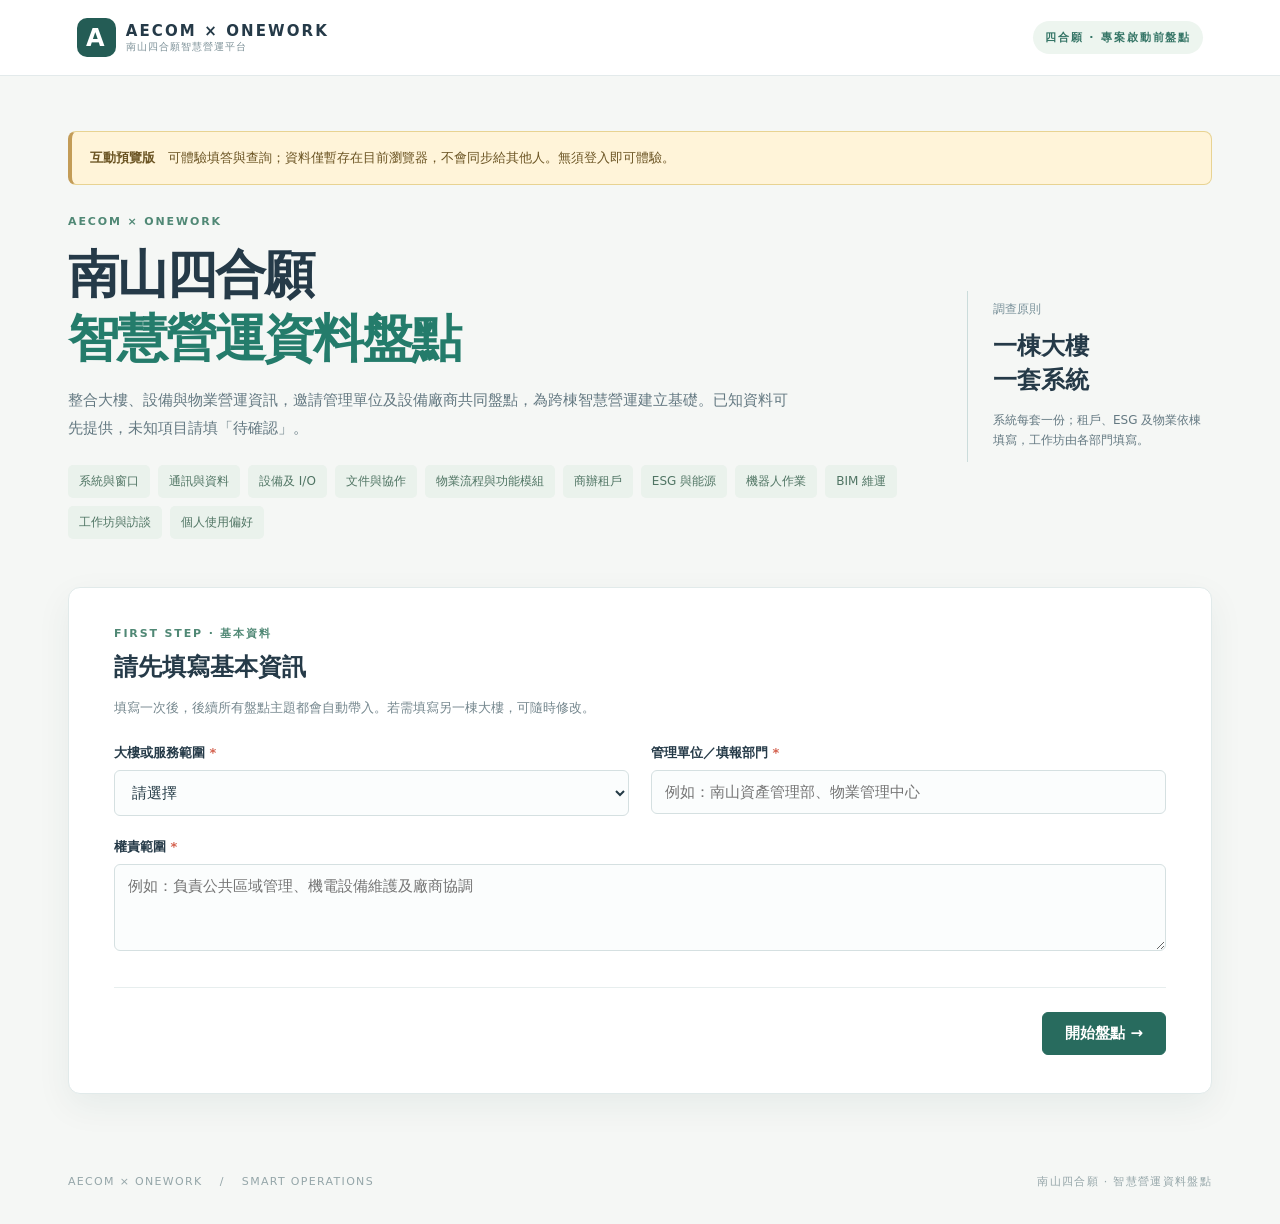
<file: index.html>
<!doctype html><html lang="zh-Hant"><head><meta charset="utf-8"><meta name="viewport" content="width=device-width,initial-scale=1"><title>南山四合願｜智慧營運平台</title><link rel="stylesheet" href="./style.css"><script defer src="./app.js"></script></head><body><header><div class="brand"><span class="logo">A</span><div><strong>AECOM × ONEWORK</strong><small>南山四合願智慧營運平台</small></div></div><span class="badge">四合願 · 專案啟動前盤點</span></header><main><div class="preview-note"><strong>互動預覽版</strong>　可體驗填答與查詢；資料僅暫存在目前瀏覽器，不會同步給其他人。無須登入即可體驗。</div><section class="hero"><div><div class="eyebrow">AECOM × ONEWORK</div><h1>南山四合願<br><em>智慧營運資料盤點</em></h1><p>整合大樓、設備與物業營運資訊，邀請管理單位及設備廠商共同盤點，為跨棟智慧營運建立基礎。已知資料可先提供，未知項目請填「待確認」。</p><div class="chips"><span>系統與窗口</span><span>通訊與資料</span><span>設備及 I/O</span><span>文件與協作</span><span>物業流程與功能模組</span><span>商辦租戶</span><span>ESG 與能源</span><span>機器人作業</span><span>BIM 維運</span><span>工作坊與訪談</span><span>個人使用偏好</span></div></div><aside><span>調查原則</span><strong>一棟大樓<br>一套系統</strong><p>系統每套一份；租戶、ESG 及物業依棟填寫，工作坊由各部門填寫。 </p></aside></section><section id="basicSection" class="basic-section"><div class="eyebrow">FIRST STEP · 基本資料</div><h2>請先填寫基本資訊</h2><p>填寫一次後，後續所有盤點主題都會自動帶入。若需填寫另一棟大樓，可隨時修改。</p><form id="basicForm"><div class="grid"><div class="field"><label for="basicBuilding">大樓或服務範圍 <span class="required">*</span></label><select id="basicBuilding" required><option value="">請選擇</option><option>南山廣場</option><option>A21</option><option>A26</option><option>跨大樓／總部</option><option>其他</option></select></div><div class="field" id="otherBuildingField" hidden><label for="basicOther">其他大樓或範圍 <span class="required">*</span></label><input id="basicOther" placeholder="請輸入大樓或服務範圍"></div><div class="field"><label for="basicUnit">管理單位／填報部門 <span class="required">*</span></label><input id="basicUnit" required placeholder="例如：南山資產管理部、物業管理中心"></div><div class="field full"><label for="basicScope">權責範圍 <span class="required">*</span></label><textarea id="basicScope" required placeholder="例如：負責公共區域管理、機電設備維護及廠商協調"></textarea></div></div><div class="actions"><button class="primary" type="submit">開始盤點 →</button></div></form></section><div id="surveyWorkspace" hidden><div class="context-strip"><div><span>目前盤點範圍</span><strong id="basicSummary"></strong></div><button id="editBasic" class="secondary" type="button">修改基本資訊</button></div><nav><button class="active" data-view="survey">填寫調查</button><button data-view="dashboard">統計 Dashboard</button><button data-view="admin">管理與匯出</button></nav><section id="survey"><div class="intro"><div><div class="eyebrow">四合願 · 系統與營運盤點</div><h2>系統介面調查表</h2><p>請選擇適合的盤點主題。請勿填寫密碼、API 金鑰或敏感網路設定。</p></div><div class="counter"><span id="counter">01</span> / <span id="totalSteps">05</span></div></div><div class="progress"><div id="bar"></div></div><form id="form"><div id="fields"></div><div class="actions"><button type="button" class="secondary" id="back">上一步</button><button type="button" class="primary" id="next">下一步 →</button><button type="submit" class="primary" id="submit" hidden>送出調查</button></div></form><div id="success" class="success" hidden><h2>感謝您的協助</h2><p>資料已送出，專案團隊將依收集結果進行後續整理與技術對接。</p><button class="primary" id="again">填寫另一套系統</button></div></section><section id="dashboard" hidden><div class="dashboard-top"><div><div class="eyebrow">SMART OPERATIONS · INVENTORY</div><h2>盤點統計 Dashboard</h2><p>查看各大樓與主題的已送出調查；此預覽僅統計目前瀏覽器的試填資料。</p></div><label class="dashboard-filter">大樓範圍<select id="dashBuilding"><option value="">所有大樓</option></select></label></div><div class="dash-cards"><article><span>已送出盤點</span><strong id="dashTotal">0</strong><small>份調查</small></article><article><span>涉及大樓或範圍</span><strong id="dashBuildings">0</strong><small>個範圍</small></article><article><span>設備及系統調查</span><strong id="dashSystems">0</strong><small>份調查</small></article><article><span>需協助訪談或會議</span><strong id="dashMeetings">0</strong><small>份調查</small></article></div><div class="dash-grid"><article class="dash-panel"><h3>盤點主題分布</h3><p>按已送出的調查類型統計</p><div id="dashTypes"></div></article><article class="dash-panel"><h3>各大樓填答</h3><p>依填報時選擇的大樓或服務範圍</p><div id="dashByBuilding"></div></article><article class="dash-panel"><h3>設備子系統分布</h3><p>依已送出的子系統類別統計</p><div id="dashSubsystem"></div></article><article class="dash-panel"><h3>物業模組盤點狀態</h3><p>以已填寫的模組狀態項目數計算；不是大樓完成率</p><div id="dashStatuses"></div></article></div><div class="dash-note">統計依據為已送出的試填問卷；尚未建立應填總量，因此不推算整體完成率。請勿在公開預覽填入敏感資料。</div></section><section id="admin" hidden><div class="intro"><div><div class="eyebrow">四合願 · 盤點管理</div><h2>填答結果</h2><p>預覽資料僅顯示此瀏覽器內的試填紀錄。</p></div></div><div class="adminbar"><button id="load" class="primary">查詢結果</button><button id="download" class="secondary" disabled>匯出 CSV</button></div><p id="adminStatus"></p><div id="results"></div></section></div></main><footer>AECOM × ONEWORK　 /　 SMART OPERATIONS　 <span>南山四合願 · 智慧營運資料盤點</span></footer></body></html>
</file>
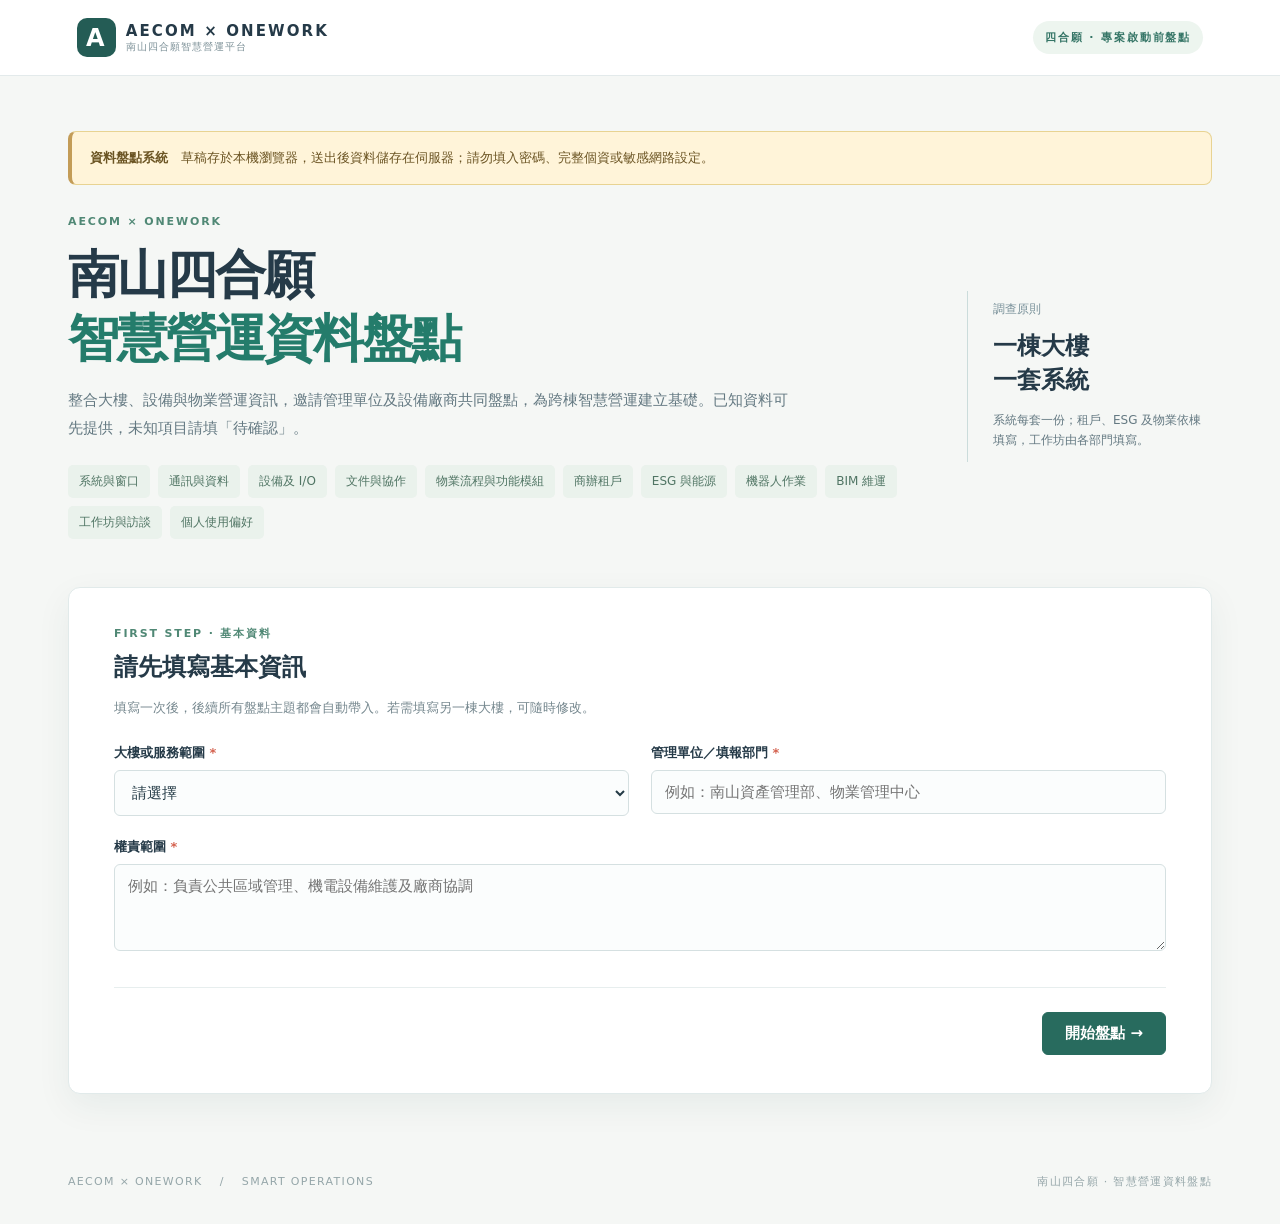
<file: public/index.html>
<!doctype html><html lang="zh-Hant"><head><meta charset="utf-8"><meta name="viewport" content="width=device-width,initial-scale=1"><title>南山四合願｜智慧營運平台</title><link rel="stylesheet" href="/style.css"><script defer src="/app.js"></script></head><body><header><div class="brand"><span class="logo">A</span><div><strong>AECOM × ONEWORK</strong><small>南山四合願智慧營運平台</small></div></div><span class="badge">四合願 · 專案啟動前盤點</span></header><main><div class="preview-note"><strong>資料盤點系統</strong>　草稿存於本機瀏覽器，送出後資料儲存在伺服器；請勿填入密碼、完整個資或敏感網路設定。</div><section class="hero"><div><div class="eyebrow">AECOM × ONEWORK</div><h1>南山四合願<br><em>智慧營運資料盤點</em></h1><p>整合大樓、設備與物業營運資訊，邀請管理單位及設備廠商共同盤點，為跨棟智慧營運建立基礎。已知資料可先提供，未知項目請填「待確認」。</p><div class="chips"><span>系統與窗口</span><span>通訊與資料</span><span>設備及 I/O</span><span>文件與協作</span><span>物業流程與功能模組</span><span>商辦租戶</span><span>ESG 與能源</span><span>機器人作業</span><span>BIM 維運</span><span>工作坊與訪談</span><span>個人使用偏好</span></div></div><aside><span>調查原則</span><strong>一棟大樓<br>一套系統</strong><p>系統每套一份；租戶、ESG 及物業依棟填寫，工作坊由各部門填寫。 </p></aside></section><section id="basicSection" class="basic-section"><div class="eyebrow">FIRST STEP · 基本資料</div><h2>請先填寫基本資訊</h2><p>填寫一次後，後續所有盤點主題都會自動帶入。若需填寫另一棟大樓，可隨時修改。</p><form id="basicForm"><div class="grid"><div class="field"><label for="basicBuilding">大樓或服務範圍 <span class="required">*</span></label><select id="basicBuilding" required><option value="">請選擇</option><option>南山廣場</option><option>A21</option><option>A26</option><option>跨大樓／總部</option><option>其他</option></select></div><div class="field" id="otherBuildingField" hidden><label for="basicOther">其他大樓或範圍 <span class="required">*</span></label><input id="basicOther" placeholder="請輸入大樓或服務範圍"></div><div class="field"><label for="basicUnit">管理單位／填報部門 <span class="required">*</span></label><input id="basicUnit" required placeholder="例如：南山資產管理部、物業管理中心"></div><div class="field full"><label for="basicScope">權責範圍 <span class="required">*</span></label><textarea id="basicScope" required placeholder="例如：負責公共區域管理、機電設備維護及廠商協調"></textarea></div></div><div class="actions"><button class="primary" type="submit">開始盤點 →</button></div></form></section><div id="surveyWorkspace" hidden><div class="context-strip"><div><span>目前盤點範圍</span><strong id="basicSummary"></strong></div><button id="editBasic" class="secondary" type="button">修改基本資訊</button></div><nav><button class="active" data-view="survey">填寫調查</button><button data-view="dashboard">統計 Dashboard</button><button data-view="admin">管理與匯出</button></nav><section id="survey"><div class="intro"><div><div class="eyebrow">四合願 · 系統與營運盤點</div><h2>系統介面調查表</h2><p>請選擇適合的盤點主題。請勿填寫密碼、API 金鑰或敏感網路設定。</p></div><div class="counter"><span id="counter">01</span> / <span id="totalSteps">05</span></div></div><div class="progress"><div id="bar"></div></div><p id="storageError" class="storage-error" hidden>草稿無法儲存，請確認瀏覽器允許網站儲存資料。</p><form id="form"><div id="fields"></div><div class="actions"><button type="button" class="secondary" id="back">上一步</button><button type="button" class="primary" id="next">下一步 →</button><button type="submit" class="primary" id="submit" hidden>送出調查</button></div></form><div id="success" class="success" hidden><h2>感謝您的協助</h2><p>資料已送出，專案團隊將依收集結果進行後續整理與技術對接。</p><button class="primary" id="again">填寫另一套系統</button></div></section><section id="dashboard" hidden><div class="dashboard-top"><div><div class="eyebrow">SMART OPERATIONS · INVENTORY</div><h2>盤點統計 Dashboard</h2><p>查看各大樓與主題的已送出調查；統計來自已送出的資料，並以基本分類呈現。 </p></div><label class="dashboard-filter">大樓範圍<select id="dashBuilding"><option value="">所有大樓</option></select></label></div><div class="dash-cards"><article><span>已送出盤點</span><strong id="dashTotal">0</strong><small>份調查</small></article><article><span>涉及大樓或範圍</span><strong id="dashBuildings">0</strong><small>個範圍</small></article><article><span>設備及系統調查</span><strong id="dashSystems">0</strong><small>份調查</small></article><article><span>需協助訪談或會議</span><strong id="dashMeetings">0</strong><small>份調查</small></article></div><div class="dash-grid"><article class="dash-panel"><h3>盤點主題分布</h3><p>按已送出的調查類型統計</p><div id="dashTypes"></div></article><article class="dash-panel"><h3>各大樓填答</h3><p>依填報時選擇的大樓或服務範圍</p><div id="dashByBuilding"></div></article><article class="dash-panel"><h3>設備子系統分布</h3><p>依已送出的子系統類別統計</p><div id="dashSubsystem"></div></article><article class="dash-panel"><h3>物業模組盤點狀態</h3><p>以已填寫的模組狀態項目數計算；不是大樓完成率</p><div id="dashStatuses"></div></article></div><div class="dash-note">統計依據為已送出的問卷；尚未建立應填總量，因此不推算整體完成率。請勿在公開預覽填入敏感資料。</div></section><section id="admin" hidden><div class="intro"><div><div class="eyebrow">四合願 · 盤點管理</div><h2>填答結果</h2><p>管理員輸入管理密碼後，可檢視及匯出明細。 </p></div></div><div class="adminbar"><input id="adminToken" type="password" placeholder="管理密碼" autocomplete="off"><button id="load" class="primary">查詢結果</button><button id="download" class="secondary" disabled>匯出 CSV</button></div><p id="adminStatus"></p><div id="results"></div></section></div></main><footer>AECOM × ONEWORK　 /　 SMART OPERATIONS　 <span>南山四合願 · 智慧營運資料盤點</span></footer></body></html>
</file>
<file: style.css>
:root{font-family:Inter,'Noto Sans TC',system-ui,sans-serif;color:#20354a;background:#f4f7f8;font-size:15px}*{box-sizing:border-box}body{margin:0}header{height:76px;background:#fff;display:flex;align-items:center;justify-content:space-between;padding:0 max(6vw,30px);border-bottom:1px solid #e3eaeb}.brand{display:flex;align-items:center;gap:10px;letter-spacing:.14em}.brand small{display:block;letter-spacing:.1em;font-size:10px;color:#7d9198}.logo{background:#0a716f;color:white;width:39px;height:39px;display:grid;place-items:center;font-size:24px;font-weight:bold;border-radius:10px}.badge,.eyebrow{font-size:11px;letter-spacing:.17em;color:#428b89;font-weight:700}.badge{background:#ebf6f3;padding:9px 12px;border-radius:20px}main{max-width:1200px;margin:auto;padding:55px 28px 80px}.hero{display:grid;grid-template-columns:1fr 245px;gap:50px;margin-bottom:48px}.hero h1{font-size:clamp(32px,4vw,51px);line-height:1.25;letter-spacing:-.04em;margin:15px 0}.hero h1 em{font-style:normal;color:#168a81}.hero p{line-height:1.9;color:#647982;max-width:720px}.chips{display:flex;gap:8px;flex-wrap:wrap;margin-top:22px}.chips span{font-size:12px;background:#e6efef;color:#426a6d;padding:8px 11px;border-radius:5px}aside{border-left:1px solid #cbdcdb;padding:8px 0 0 25px;align-self:center}aside span{font-size:12px;color:#789099}aside strong{display:block;font-size:24px;line-height:1.4;margin-top:12px}aside p{font-size:12px;line-height:1.7!important}nav{display:flex;gap:30px;border-bottom:1px solid #d5e0e0}button{cursor:pointer;font:inherit}nav button{border:0;background:none;padding:15px 2px;color:#778b92}nav button.active{color:#116f6b;font-weight:700;border-bottom:3px solid #1d8a80}#survey,#admin{background:#fff;padding:38px 45px 44px;border:1px solid #e1eaea;border-top:0;border-radius:0 0 12px 12px;box-shadow:0 12px 35px #173c4110}.intro{display:flex;justify-content:space-between;align-items:center}.intro h2{font-size:24px;margin:9px 0}.intro p{color:#75878e;font-size:13px}.counter{color:#a6b9bb;font-size:13px}.counter span{font-size:25px;color:#16877e}.progress{height:4px;background:#eaf0ef;margin:20px 0 32px}.progress div{height:100%;background:#158a80;width:20%;transition:.2s}.section-title{font-size:19px;margin:0 0 5px}.hint{color:#809097;font-size:13px;margin:0 0 27px}.grid{display:grid;grid-template-columns:1fr 1fr;gap:22px}.field.full{grid-column:1/-1}label{display:block;font-weight:600;margin-bottom:8px;font-size:13px}.required{color:#d4614e}input,select,textarea{font:inherit;width:100%;padding:12px 13px;border:1px solid #d5e0e1;border-radius:6px;background:#fbfdfd;color:#243b46}textarea{min-height:87px;resize:vertical}input:focus,select:focus,textarea:focus{outline:2px solid #9bd4ca;border-color:#25998e}.field small{display:block;color:#87999d;font-size:12px;margin-top:6px;line-height:1.5}.actions{border-top:1px solid #e7eeee;margin-top:32px;padding-top:24px;display:flex;justify-content:flex-end;gap:10px}.primary,.secondary{border-radius:6px;padding:11px 22px;font-weight:650}.primary{color:white;background:#0a7771;border:1px solid #0a7771}.secondary{background:white;color:#416067;border:1px solid #cfdddd}button:disabled{opacity:.5;cursor:not-allowed}.success{padding:30px 0}.adminbar{display:flex;gap:10px;margin-top:25px}.adminbar input{max-width:350px}.result{border:1px solid #e2eaea;border-radius:8px;margin-top:12px;padding:18px}.result summary{cursor:pointer;font-weight:650}.result dl{display:grid;grid-template-columns:200px 1fr;gap:10px;font-size:13px}.result dt{color:#71858a}.result dd{margin:0;white-space:pre-wrap;overflow-wrap:anywhere}footer{max-width:1200px;margin:auto;padding:0 28px 35px;color:#95a6a9;font-size:11px;letter-spacing:.12em}footer span{float:right}[hidden]{display:none!important}@media(max-width:700px){header{padding:0 20px}.badge{display:none}main{padding:35px 16px}.hero{grid-template-columns:1fr;gap:12px}aside{display:none}#survey,#admin{padding:25px 20px}.grid{grid-template-columns:1fr}.field.full{grid-column:auto}.adminbar{flex-wrap:wrap}.result dl{grid-template-columns:1fr}.result dd{margin-bottom:8px}footer span{display:none}}

.survey-picker{display:flex;gap:8px;margin:0 0 26px}.survey-picker button{border:1px solid #d5e0e1;background:#fff;color:#597477;padding:10px 16px;border-radius:6px}.survey-picker button.selected{background:#e5f3ef;color:#096c65;border-color:#76bbb0;font-weight:700}

.preview-note{padding:15px 18px;margin-bottom:30px;background:#fff4d9;border:1px solid #e8d392;border-radius:8px;color:#6b5423;font-size:13px;line-height:1.7}

/* Nan Shan Si He Yuan visual identity */
:root{color:#253a48;background:#f5f7f5}.logo{background:#245c55}.hero h1 em{color:#247c6b}.primary{background:#286b5e;border-color:#286b5e}.badge{background:#edf5ef;color:#357566}.eyebrow{color:#508875}.chips span{background:#eaf2ec;color:#507564}.progress div{background:#3f8f76}.login-gate{background:linear-gradient(135deg,#e6efeb 0%,#f6f8f5 55%,#ddebe7 100%)}.login-brand{color:#285448}.login-brand span{color:#a98a55}.login-panel{border-top:5px solid #8eab99}.login-panel h1{color:#24443f}.preview-note{border-left:4px solid #c39c57}.survey-picker button.selected{background:#e8f2eb;color:#286b5e;border-color:#8bb8a1}

.survey-picker{flex-wrap:wrap}.survey-picker button{flex:0 1 auto}

.basic-section{background:#fff;border:1px solid #e1eaea;border-radius:12px;padding:38px 45px;box-shadow:0 12px 35px #173c4110}.basic-section h2{font-size:24px;margin:10px 0}.basic-section>p{color:#75878e;font-size:13px;line-height:1.8;margin-bottom:25px}.context-strip{display:flex;align-items:center;justify-content:space-between;gap:20px;padding:17px 20px;background:#e7f1eb;border-radius:8px;margin-bottom:18px}.context-strip span{display:block;font-size:11px;color:#67877c;margin-bottom:4px}.context-strip strong{font-size:13px;overflow-wrap:anywhere}.context-strip button{white-space:nowrap}@media(max-width:700px){.basic-section{padding:25px 20px}.context-strip{align-items:flex-start;flex-direction:column}}

#dashboard{background:#fff;padding:38px 45px 44px;border:1px solid #e1eaea;border-top:0;border-radius:0 0 12px 12px;box-shadow:0 12px 35px #173c4110}.dashboard-top{display:flex;justify-content:space-between;gap:20px;align-items:center}.dashboard-top h2{font-size:24px;margin:8px 0}.dashboard-top p,.dash-panel p{color:#788d8c;font-size:13px;line-height:1.6}.dashboard-filter{min-width:180px;color:#57736e}.dash-cards{display:grid;grid-template-columns:repeat(4,1fr);gap:14px;margin:25px 0}.dash-cards article{border:1px solid #e3eeea;border-radius:10px;padding:19px;background:#f8fbf9}.dash-cards span,.dash-cards small{display:block;color:#748d85;font-size:12px}.dash-cards strong{display:block;font-size:33px;color:#246c5c;margin:10px 0 4px}.dash-grid{display:grid;grid-template-columns:1fr 1fr;gap:16px}.dash-panel{border:1px solid #e3eeea;border-radius:10px;padding:22px;min-height:210px}.dash-panel h3{font-size:16px;margin:0}.dash-panel p{margin:6px 0 20px}.bar-row{display:grid;grid-template-columns:minmax(100px,150px) 1fr 28px;align-items:center;gap:10px;margin:13px 0;font-size:12px}.bar-label{overflow-wrap:anywhere}.bar-track{height:9px;border-radius:8px;background:#edf3ef;overflow:hidden}.bar-fill{height:100%;background:#48937c;border-radius:8px}.bar-value{text-align:right;color:#527069}.dash-empty{padding:22px 0;color:#9baba6;font-size:13px}.dash-note{padding:14px;margin-top:20px;background:#f7f8f3;color:#718079;font-size:12px;line-height:1.7;border-radius:8px}@media(max-width:700px){#dashboard{padding:25px 20px}.dashboard-top{align-items:flex-start;flex-direction:column}.dash-cards,.dash-grid{grid-template-columns:1fr 1fr}.dash-cards strong{font-size:26px}.bar-row{grid-template-columns:1fr 1fr 25px}}@media(max-width:480px){.dash-grid{grid-template-columns:1fr}}
</file>
